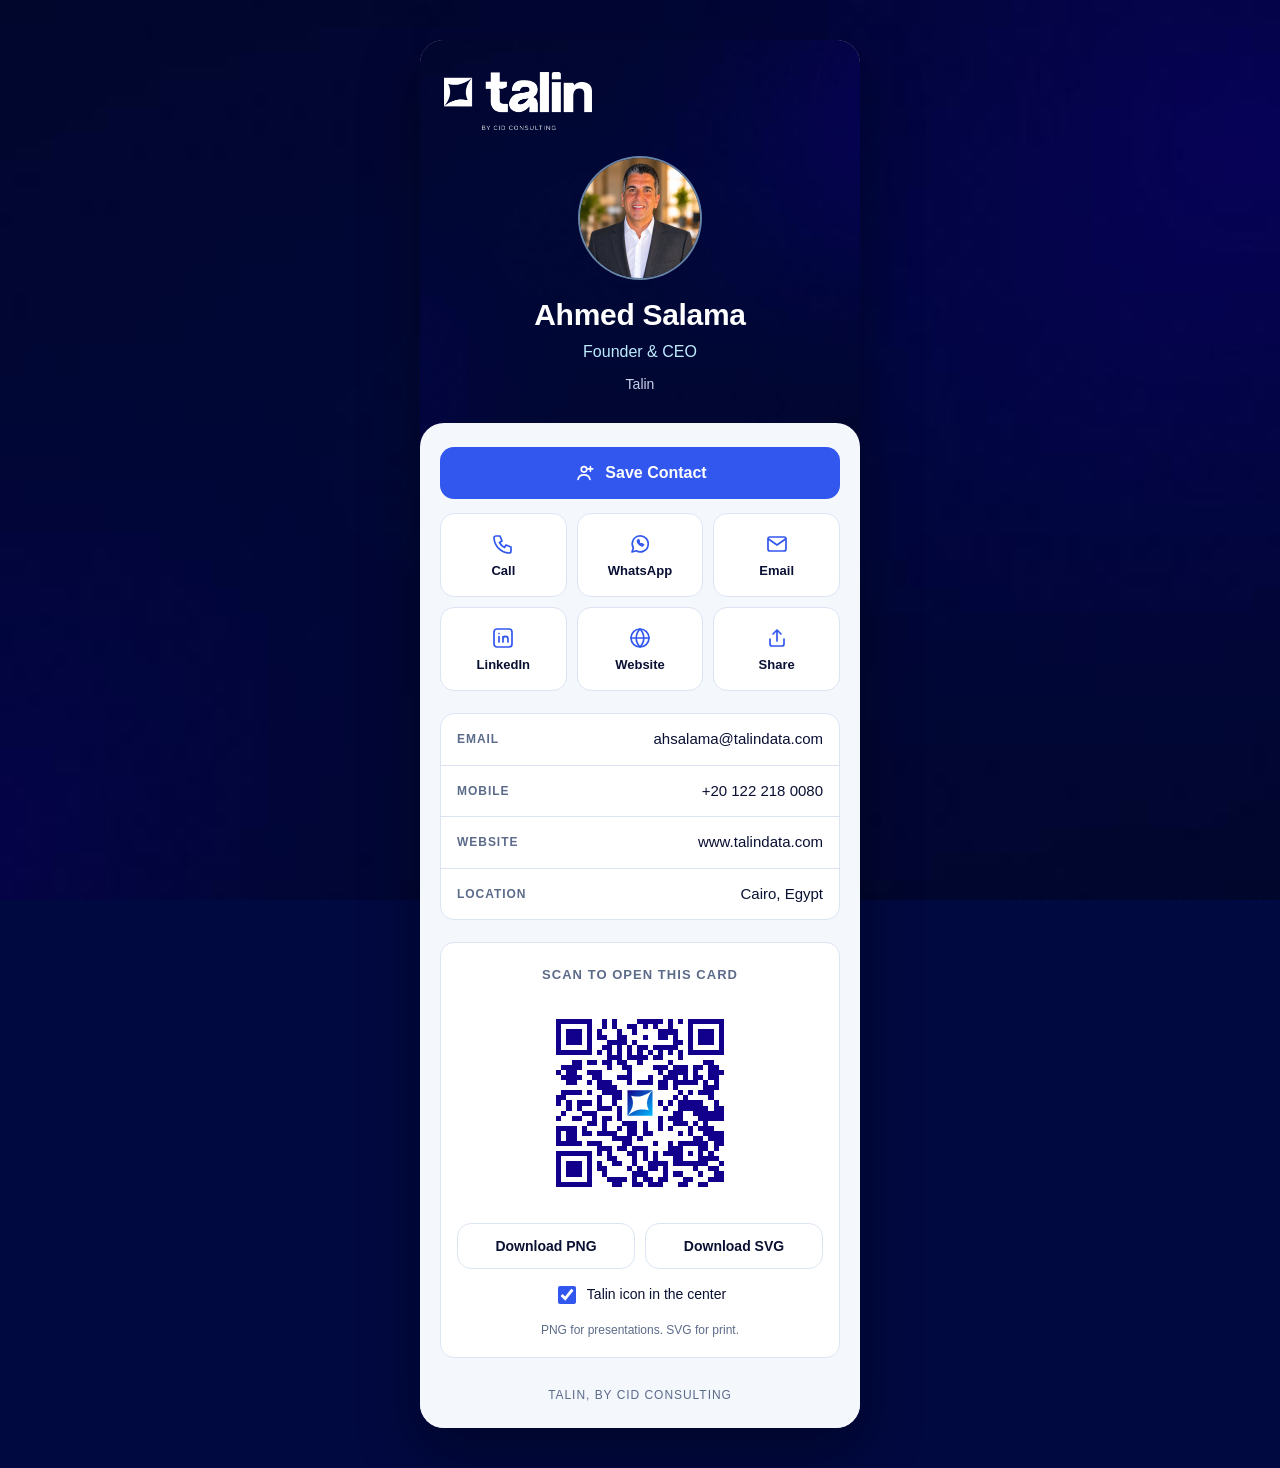
<file: index.html>
<!DOCTYPE html>
<html lang="en">
<head>
  <meta charset="utf-8">
  <meta name="viewport" content="width=device-width, initial-scale=1, viewport-fit=cover">
  <title>Ahmed Salama | Founder &amp; CEO, Talin</title>
  <meta name="description" content="Ahmed Salama, Founder &amp; CEO of Talin, by CID Consulting. AI and data advisory, Cairo, Egypt. Save contact, call, WhatsApp, email or connect on LinkedIn.">
  <meta name="theme-color" content="#000940">
  <meta name="color-scheme" content="light">
  <link rel="canonical" href="https://card.talindata.com/">

  <!-- Link previews (WhatsApp, LinkedIn, iMessage, Slack). Absolute URLs are required here.
       If the card moves to another address, update the three URLs below. -->
  <meta property="og:type" content="profile">
  <meta property="og:site_name" content="Talin">
  <meta property="og:title" content="Ahmed Salama | Founder &amp; CEO, Talin">
  <meta property="og:description" content="Digital business card. Save contact, call, WhatsApp, email or connect on LinkedIn.">
  <meta property="og:url" content="https://card.talindata.com/">
  <meta property="og:image" content="https://card.talindata.com/assets/og-image.jpg">
  <meta property="og:image:width" content="1200">
  <meta property="og:image:height" content="630">
  <meta property="og:image:alt" content="Talin, by CID Consulting">
  <meta property="profile:first_name" content="Ahmed">
  <meta property="profile:last_name" content="Salama">
  <meta name="twitter:card" content="summary_large_image">
  <meta name="twitter:title" content="Ahmed Salama | Founder &amp; CEO, Talin">
  <meta name="twitter:description" content="Digital business card. Save contact, call, WhatsApp, email or connect on LinkedIn.">
  <meta name="twitter:image" content="https://card.talindata.com/assets/og-image.jpg">

  <link rel="icon" type="image/png" sizes="32x32" href="assets/favicon-32.png">
  <link rel="apple-touch-icon" href="assets/apple-touch-icon.png">
  <link rel="preload" as="image" href="assets/hero-bg.jpg">
  <link rel="stylesheet" href="styles.css?v=4">
</head>
<body>
  <a class="skip" href="#actions">Skip to actions</a>

  <main class="card" id="top">

    <header class="hero">
      <img class="hero__logo" src="assets/talin-logo-white.png" width="148" height="58" alt="Talin, by CID Consulting">

      <div class="hero__id">
        <div class="avatar" id="avatar">
          <img id="avatar-img" src="assets/ahmed-salama.jpg" width="120" height="120" alt="Portrait of Ahmed Salama" decoding="async">
          <span class="avatar__fallback" aria-hidden="true">AS</span>
        </div>
        <h1 class="hero__name" data-bind="name">Ahmed Salama</h1>
        <p class="hero__title" data-bind="title">Founder &amp; CEO</p>
        <p class="hero__meta"><span data-bind="company">Talin</span></p>
      </div>
    </header>

    <section class="sheet" id="actions" aria-label="Contact actions">

      <a class="btn btn--primary" id="save-contact" href="ahmed-salama.vcf" type="text/vcard">
        <svg viewBox="0 0 24 24" aria-hidden="true"><path d="M15 8a3 3 0 1 1-6 0 3 3 0 0 1 6 0Zm-9.5 11c.6-3.3 3.3-5 6.5-5s5.900 1.700 6.500 5M19 5v5m-2.500-2.500h5" /></svg>
        Save Contact
      </a>

      <ul class="tiles" id="tiles">
        <li data-field="phone"><a class="tile" id="act-call" href="#">
          <svg viewBox="0 0 24 24" aria-hidden="true"><path d="M5 4h4l2 5-2.500 1.500a11 11 0 0 0 5 5L15 13l5 2v4a2 2 0 0 1-2 2A16 16 0 0 1 3 6a2 2 0 0 1 2-2Z"/></svg>
          <span>Call</span></a></li>
        <li data-field="whatsapp"><a class="tile" id="act-whatsapp" href="#" target="_blank" rel="noopener">
          <svg viewBox="0 0 24 24" aria-hidden="true"><path d="M4 20l1.300-4.100A8 8 0 1 1 8.200 18.800L4 20Z"/><path d="M9.500 9c.3 2.200 2.300 4.200 4.800 5l1.200-1.300-1.800-1-.9.600c-.9-.4-1.600-1.100-2-2l.6-.9-1-1.800L9.500 9Z"/></svg>
          <span>WhatsApp</span></a></li>
        <li data-field="email"><a class="tile" id="act-email" href="#">
          <svg viewBox="0 0 24 24" aria-hidden="true"><rect x="3" y="5" width="18" height="14" rx="2"/><path d="m3.500 7 8.500 6 8.500-6"/></svg>
          <span>Email</span></a></li>
        <li data-field="linkedin"><a class="tile" id="act-linkedin" href="#" target="_blank" rel="noopener">
          <svg viewBox="0 0 24 24" aria-hidden="true"><rect x="3" y="3" width="18" height="18" rx="3"/><path d="M8 10.500V16M8 7.500v.01M12 16v-5.500m0 2.500c0-1.500 1-2.600 2.400-2.600S17 11.500 17 13v3"/></svg>
          <span>LinkedIn</span></a></li>
        <li data-field="website"><a class="tile" id="act-website" href="#" target="_blank" rel="noopener">
          <svg viewBox="0 0 24 24" aria-hidden="true"><circle cx="12" cy="12" r="9"/><path d="M3 12h18M12 3c2.500 2.600 3.800 5.600 3.800 9S14.500 18.400 12 21c-2.500-2.600-3.800-5.600-3.800-9S9.500 5.600 12 3Z"/></svg>
          <span>Website</span></a></li>
        <li><button class="tile" id="act-share" type="button">
          <svg viewBox="0 0 24 24" aria-hidden="true"><path d="M12 15V4m0 0L8 8m4-4 4 4M5 13v5a2 2 0 0 0 2 2h10a2 2 0 0 0 2-2v-5"/></svg>
          <span>Share</span></button></li>
      </ul>

      <dl class="details" id="details">
        <div data-field="email"><dt>Email</dt><dd><a id="d-email" href="#"></a></dd></div>
        <div data-field="phone"><dt>Mobile</dt><dd><a id="d-phone" href="#"></a></dd></div>
        <div data-field="website"><dt>Website</dt><dd><a id="d-website" href="#" target="_blank" rel="noopener"></a></dd></div>
        <div data-field="location"><dt>Location</dt><dd data-bind="location">Cairo, Egypt</dd></div>
      </dl>

      <section class="qr" aria-labelledby="qr-title">
        <h2 id="qr-title">Scan to open this card</h2>
        <div class="qr__frame" id="qr" role="img" aria-label="QR code that opens Ahmed Salama's digital business card"></div>
        <div class="qr__actions">
          <button class="btn btn--ghost" id="qr-png" type="button">Download PNG</button>
          <button class="btn btn--ghost" id="qr-svg" type="button">Download SVG</button>
        </div>
        <label class="qr__opt"><input type="checkbox" id="qr-icon" checked> Talin icon in the center</label>
        <p class="qr__note">PNG for presentations. SVG for print.</p>
      </section>

    </section>

    <footer class="foot">Talin, by CID Consulting</footer>
  </main>

  <div class="toast" id="toast" role="status" aria-live="polite"></div>

  <noscript><p class="noscript">JavaScript is off. <a href="ahmed-salama.vcf">Save contact</a> or email <a href="mailto:ahsalama@talindata.com">ahsalama@talindata.com</a>.</p></noscript>

  <script src="config.js?v=4"></script>
  <script src="assets/js/qrcode.js"></script>
  <script src="app.js?v=4"></script>
</body>
</html>
</file>
<file: styles.css>
/* Talin digital business card. Palette from the Talin brand guide (Direction 1).
   Navy #000940 | Accent blue #3257EE | Ice #BDEBFF | Ink #0A1033 | Slate #5C6B8A
   Mist #F4F7FC | Cloud #EAF0FA | Line #DCE4F3 */

:root {
  --navy: #000940;
  --blue: #3257EE;
  --blue-dark: #2447d4;
  --ice: #BDEBFF;
  --haze: #C7D3EA;
  --ink: #0A1033;
  --slate: #5C6B8A;
  --mist: #F4F7FC;
  --cloud: #EAF0FA;
  --line: #DCE4F3;
  --radius: 14px;
  --font: -apple-system, BlinkMacSystemFont, "Segoe UI", Roboto, "Helvetica Neue", Arial, sans-serif;
}

*, *::before, *::after { box-sizing: border-box; }
html { -webkit-text-size-adjust: 100%; text-size-adjust: 100%; }
body {
  margin: 0;
  font-family: var(--font);
  color: var(--ink);
  background: var(--navy);
  line-height: 1.5;
  -webkit-font-smoothing: antialiased;
}
img, svg { display: block; max-width: 100%; }
a { color: inherit; }
[hidden] { display: none !important; }

.skip {
  position: absolute; left: -9999px; top: 8px; z-index: 10;
  background: #fff; color: var(--ink); padding: 8px 12px; border-radius: 8px;
}
.skip:focus { left: 8px; }

:focus-visible { outline: 3px solid var(--blue); outline-offset: 2px; }
.hero :focus-visible { outline-color: var(--ice); }

/* ---------- Card shell ---------- */
.card {
  max-width: 440px;
  margin: 0 auto;
  min-height: 100vh;
  min-height: 100dvh;
  display: flex;
  flex-direction: column;
  background: var(--mist);
}

/* ---------- Hero ---------- */
.hero {
  position: relative;
  padding: calc(28px + env(safe-area-inset-top)) 24px 56px;
  color: #fff;
  background: var(--navy) url("assets/hero-bg.jpg") center / cover no-repeat;
}
.hero__logo { width: 148px; height: auto; }
.hero__id { margin-top: 28px; text-align: center; }

.avatar {
  position: relative;
  width: 120px; height: 120px;
  margin: 0 auto 20px;
  border-radius: 50%;
  overflow: hidden;
  background: #0c1a5c;
  box-shadow: 0 0 0 2px rgba(189, 235, 255, .55);
}
.avatar img { position: relative; z-index: 1; width: 100%; height: 100%; object-fit: cover; }
.avatar__fallback {
  position: absolute; inset: 0;
  display: flex; align-items: center; justify-content: center;
  font-size: 38px; font-weight: 700; letter-spacing: .06em; color: var(--ice);
}
.avatar.no-photo img { display: none; }

.hero__name { margin: 0; font-size: 30px; line-height: 1.15; font-weight: 700; letter-spacing: -.01em; }
.hero__title { margin: 8px 0 0; font-size: 16px; font-weight: 500; color: var(--ice); }
.hero__meta {
  margin: 10px 0 0; font-size: 14px; color: var(--haze);
  display: flex; align-items: center; justify-content: center; gap: 10px;
}
.sep { width: 3px; height: 3px; border-radius: 50%; background: var(--haze); }

/* ---------- Sheet ---------- */
.sheet {
  position: relative;
  flex: 1;
  margin-top: -28px;
  padding: 24px 20px 8px;
  background: var(--mist);
  border-radius: 24px 24px 0 0;
}

.btn {
  display: inline-flex; align-items: center; justify-content: center; gap: 10px;
  min-height: 52px; padding: 0 20px;
  font: 600 16px/1 var(--font);
  border-radius: var(--radius);
  border: 1px solid transparent;
  text-decoration: none; cursor: pointer;
  -webkit-tap-highlight-color: transparent;
}
.btn svg { width: 22px; height: 22px; }
.btn--primary { width: 100%; background: var(--blue); color: #fff; }
.btn--primary:hover { background: var(--blue-dark); }
.btn--primary svg { fill: none; stroke: currentColor; stroke-width: 1.8; stroke-linecap: round; stroke-linejoin: round; }
.btn--ghost { flex: 1; min-height: 46px; font-size: 14px; background: #fff; color: var(--ink); border-color: var(--line); }
.btn--ghost:hover { border-color: var(--blue); color: var(--blue); }

/* ---------- Action tiles ---------- */
.tiles {
  list-style: none; margin: 14px 0 0; padding: 0;
  display: grid; grid-template-columns: repeat(3, 1fr); gap: 10px;
}
.tile {
  width: 100%; min-height: 84px;
  display: flex; flex-direction: column; align-items: center; justify-content: center; gap: 8px;
  padding: 12px 6px;
  background: #fff; color: var(--ink);
  border: 1px solid var(--line); border-radius: var(--radius);
  font: 600 13px/1.1 var(--font);
  text-decoration: none; cursor: pointer;
  -webkit-tap-highlight-color: transparent;
}
.tile:hover { border-color: var(--blue); }
.tile svg { width: 24px; height: 24px; fill: none; stroke: var(--blue); stroke-width: 1.7; stroke-linecap: round; stroke-linejoin: round; }

/* ---------- Details ---------- */
.details { margin: 22px 0 0; padding: 0; background: #fff; border: 1px solid var(--line); border-radius: var(--radius); }
.details > div { display: flex; justify-content: space-between; gap: 16px; padding: 14px 16px; }
.details > div + div { border-top: 1px solid var(--line); }
.details dt { font-size: 12px; font-weight: 600; letter-spacing: .08em; text-transform: uppercase; color: var(--slate); padding-top: 2px; }
.details dd { margin: 0; font-size: 15px; text-align: right; overflow-wrap: anywhere; }
.details a { text-decoration: none; }
.details a:hover { color: var(--blue); text-decoration: underline; }

/* ---------- QR ---------- */
.qr { margin-top: 22px; padding: 22px 16px 18px; text-align: center; background: #fff; border: 1px solid var(--line); border-radius: var(--radius); }
.qr h2 { margin: 0 0 14px; font-size: 13px; font-weight: 600; letter-spacing: .08em; text-transform: uppercase; color: var(--slate); }
.qr__frame { width: 100%; max-width: 208px; margin: 0 auto; }
.qr__frame svg { width: 100%; height: auto; }
.qr__actions { display: flex; gap: 10px; margin-top: 16px; }
.qr__opt { display: inline-flex; align-items: center; gap: 8px; margin-top: 14px; font-size: 14px; cursor: pointer; }
.qr__opt input { width: 18px; height: 18px; accent-color: var(--blue); }
.qr__note { margin: 10px 0 0; font-size: 12px; color: var(--slate); }

/* ---------- Footer ---------- */
.foot { padding: 20px 20px calc(24px + env(safe-area-inset-bottom)); text-align: center; font-size: 12px; letter-spacing: .08em; text-transform: uppercase; color: var(--slate); background: var(--mist); }

/* ---------- Toast ---------- */
.toast {
  position: fixed; left: 50%; bottom: calc(24px + env(safe-area-inset-bottom));
  transform: translateX(-50%);
  max-width: calc(100% - 40px);
  padding: 12px 18px; border-radius: 12px;
  background: var(--navy); color: #fff; font-size: 14px; text-align: center;
  opacity: 0; pointer-events: none;
}
.toast.show { opacity: 1; }

.noscript { margin: 0; padding: 16px; text-align: center; background: #fff; font-size: 14px; }

/* ---------- Larger screens ---------- */
@media (min-width: 600px) {
  body { padding: 40px 0; background: var(--navy) url("assets/hero-bg.jpg") center / cover fixed; }
  .card { min-height: 0; border-radius: 24px; overflow: hidden; box-shadow: 0 24px 60px rgba(0, 0, 0, .35); }
  .hero { padding-top: 32px; }
}

@media (max-width: 340px) {
  .tiles { grid-template-columns: repeat(2, 1fr); }
  .hero__name { font-size: 26px; }
}

@media (prefers-reduced-motion: no-preference) {
  .toast { transition: opacity .2s ease; }
  .btn, .tile { transition: border-color .15s ease, background-color .15s ease, color .15s ease; }
}

@media print {
  body { background: #fff; padding: 0; }
  .card { box-shadow: none; }
  .tiles, .qr__actions, .qr__note, .skip { display: none; }
}
</file>
